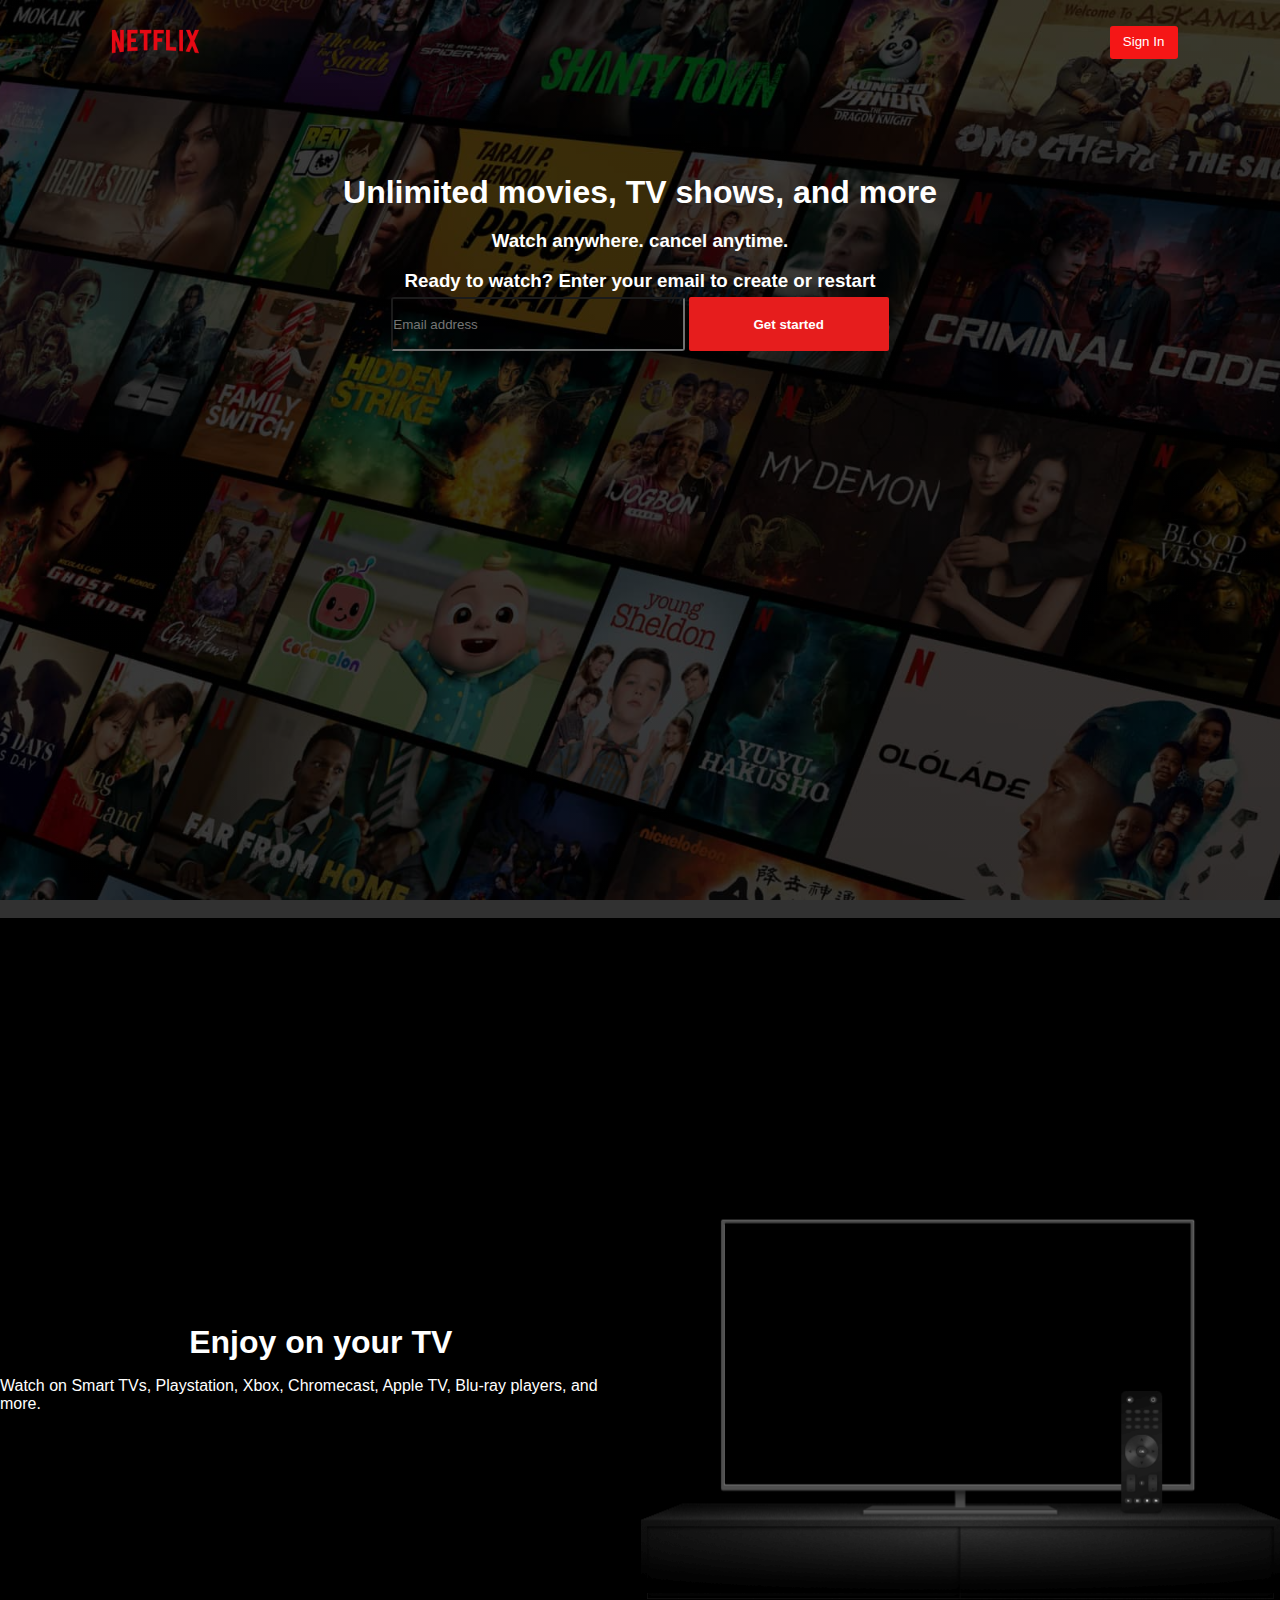
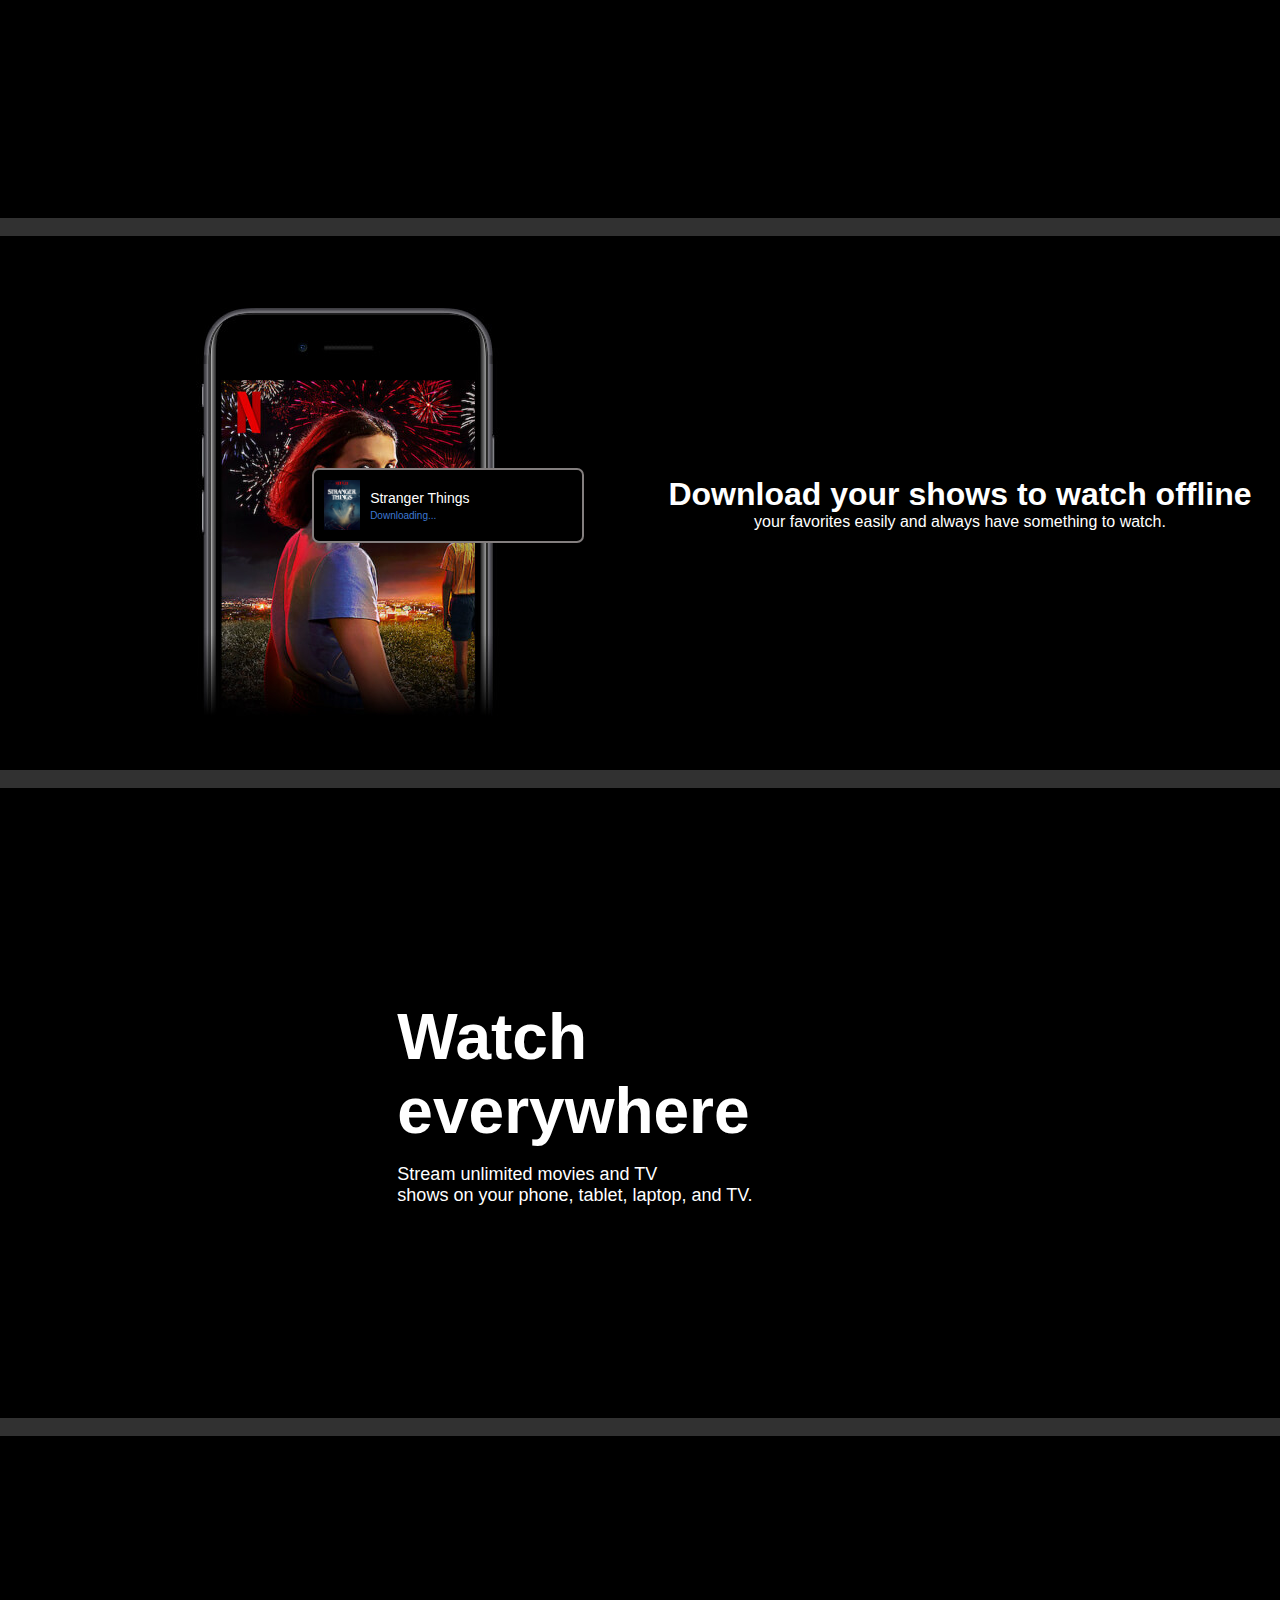
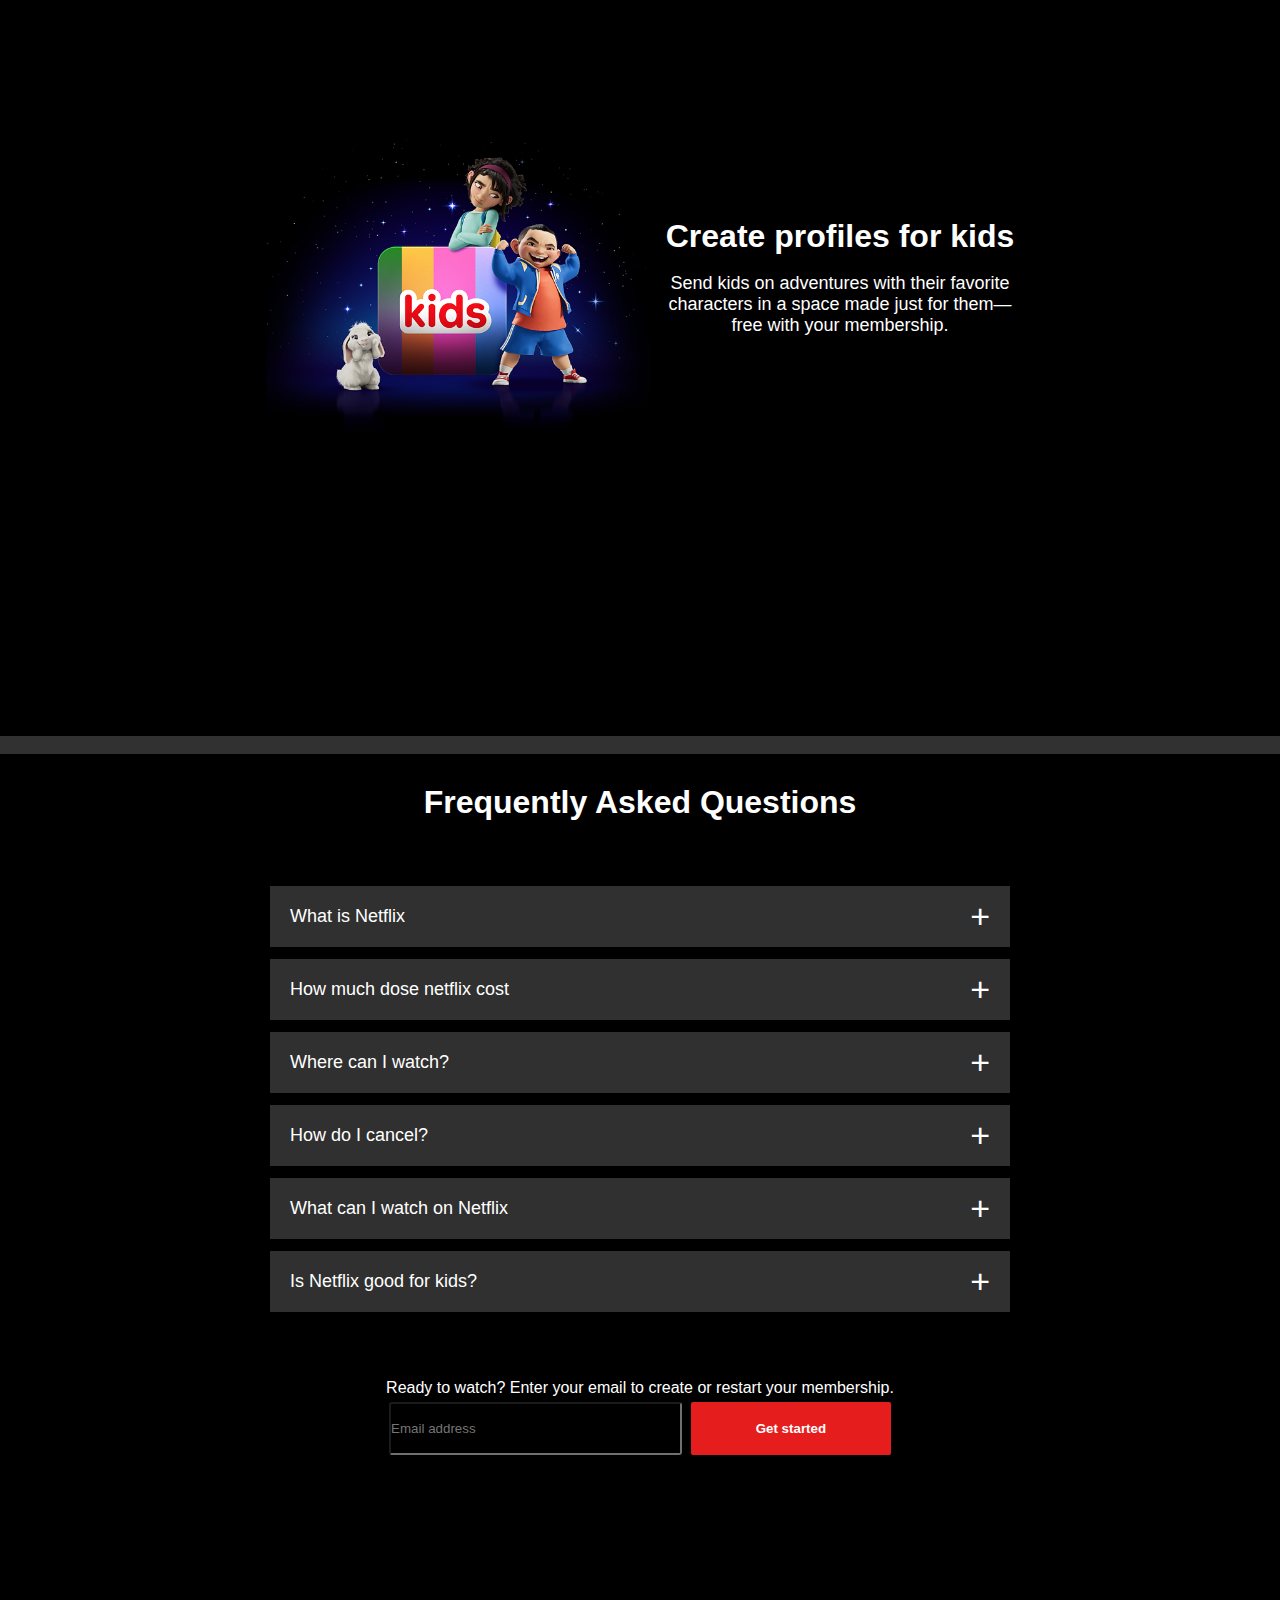
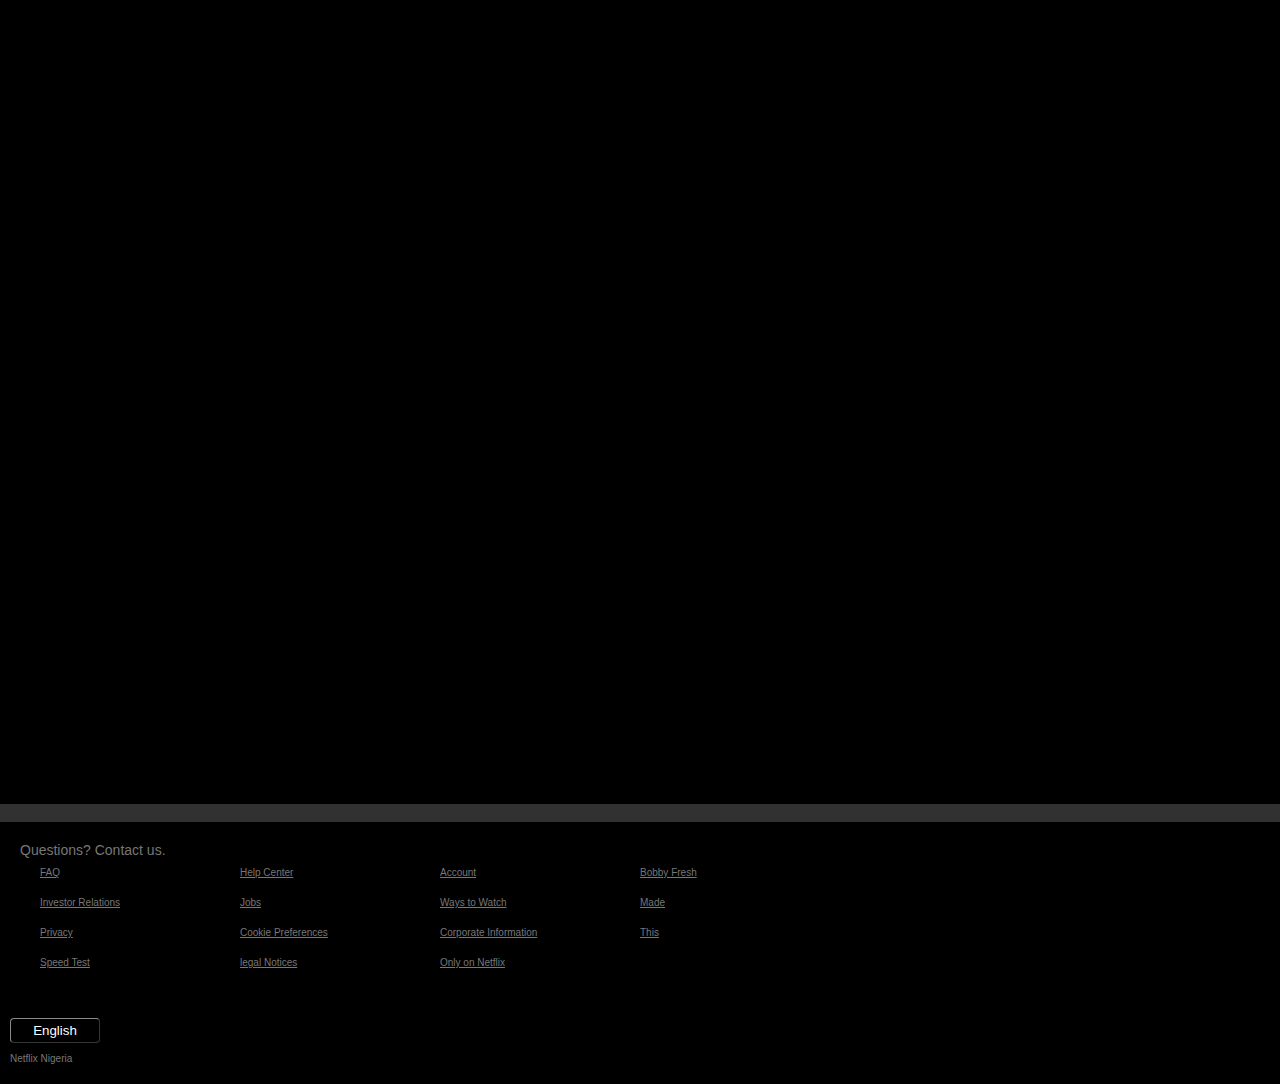
<file: index.html>
<!DOCTYPE html>
<html>

<head>
  <title>Bobby Fresh's Netflix</title>
  <link rel="stylesheet" href="style.css">
</head>

<body>
  <div class="header">
    <nav>
      <div class="netlogo">
        <img src="netpic/NETFLIX.png" class="logo">
      </div>
      <div class="">
        <a href="signin.html"><button class="sign-in"> Sign In</button></a>
      </div>
    </nav>
    <div class="write-up">
      <h1 class="FP">Unlimited movies, TV shows, and more<h1>
          <h3 class="h1">Watch anywhere. cancel anytime.<h3>
              <p class="pp">Ready to watch? Enter your email to create or restart</p>
              <form class="email-signup">
                <div class="email-s">
                  <input class="email" type="email" placeholder="Email address" >
                  <button class="Get-st">Get started <ion-icon name="chevron-forward-outline"></ion-icon></button>
                </div>
              </form>
    </div>
  </div>
  <hr>
  <div class="net-tv">
    <div>
      <p class="TV"> Enjoy on your TV</p>
      <p class="tv">Watch on Smart TVs, Playstation, Xbox, Chromecast, Apple TV, Blu-ray players, and more. </p>
    </div>
    <div class="main-tv">
      <img class="exact-tv" src="netpic/tv.png">
    </div>
  </div>
  <hr>
  <div class="looking-div">
    <div class="looking-pic">
      <img class="look-back" src="netpic/netFw.jpg">
      <div class="box-div">
        <div class="ST-pic">
          <img class="box" src="netpic/boxshot.png">
        </div>
        <div class="ST">
          <p class="Stranger-things">Stranger Things</p>
          <Downloading class="d-downloading">Downloading...</Downloading>
        </div>
      </div>
    </div>
    <div class="downloader">
      <h1>Download your shows to watch offline</h1>
      <p>your favorites easily and always have something to watch.</p>
    </div>
  </div>
  <hr>
  <div class="everywhere">
    <div class="w-everywhere">
     <h1 class="watch">Watch <Br>everywhere </br></h1>
     <p class="streaming">Stream unlimited movies and TV <br>shows on your phone, tablet, laptop, and TV. </p>
    </div>
  </div>
  <hr>
  <div class="kids-div">
    <div class="kids-pic">
     <img class="main-pic" src="netpic/netkids.png" alt="">
    </div>
    <div class="kids-profile">
     <h1 class="kids-text"> Create profiles for kids </h1>
     <p class="kids-second-text"> Send kids on adventures with their favorite <br>
       characters in a space made just for them— <br>free with your membership.
    </div>
  </div>
  <hr>
  <div class="questions">
    <h1 class="asked-questions">Frequently Asked Questions</h1>
    <ul class="accordion">
      <li>
        <input type="radio" name="accordion" id="first">
        <label for="first">What is Netflix</label>
        <div class="content">
          <p>Netflix is a streaming service that offers a wide variety of award-winning TV shows, movies, anime, documentaries, and more on thousands of internet-connected devices.

            You can watch as much as you want, whenever you want without a single commercial – all for one low monthly price. There's always something new to discover and new TV shows and movies are added every week!</p>
        </div>
      </li>
      <li>
        <input type="radio" name="accordion" id="second">
        <label for="second">How much dose netflix cost</label>
        <div class="content">
          <p>Watch Netflix on your smartphone, tablet, Smart TV, laptop, or streaming device, all for one fixed monthly fee. Plans range from ₦1,200 to ₦4,400 a month. No extra costs, no contracts.</p>
        </div>
      </li>
      <li>
        <input type="radio" name="accordion" id="third">
        <label for="third">Where can I watch?</label>
        <div class="content">
          <p>Watch anywhere, anytime. Sign in with your Netflix account to watch instantly on the web at netflix.com from your personal computer or on any internet-connected device that offers the Netflix app, including smart TVs, smartphones, tablets, streaming media players and game consoles.

            You can also download your favorite shows with the iOS, Android, or Windows 10 app. Use downloads to watch while you're on the go and without an internet connection. Take Netflix with you anywhere.</p>
        </div>
      </li>
      <li>
        <input type="radio" name="accordion" id="fourth">
        <label for="fourth">How do I cancel?</label>
        <div class="content">
          <p>Netflix is flexible. There are no pesky contracts and no commitments. You can easily cancel your account online in two clicks. There are no cancellation fees – start or stop your account anytime.</p>
        </div>
      </li>
      <li>
        <input type="radio" name="accordion" id="fifth">
        <label for="fifth">What can I watch on Netflix</label>
        <div class="content">
          <p>Netflix has an extensive library of feature films, documentaries, TV shows, anime, award-winning Netflix originals, and more. Watch as much as you want, anytime you want.</p>
        </div>
      </li>
      <li>
        <input type="radio" name="accordion" id="sixth">
        <label for="sixth">Is Netflix good for kids?</label>
        <div class="content">
          <p>The Netflix Kids experience is included in your membership to give parents control while kids enjoy family-friendly TV shows and movies in their own space.

            Kids profiles come with PIN-protected parental controls that let you restrict the maturity rating of content kids can watch and block specific titles you don’t want kids to see.</p>
        </div>
      </li>
    </ul>
    <p>Ready to watch? Enter your email to create or restart your membership.</p>
    <div class="get-started">
    <input class="email" type="email" placeholder="Email address">
    <button class="Get-st">Get started</button>
    </div>
  </div>
  <hr>
  <p class="contact-us">Questions? Contact us.</p>
  <div class="contact">
   
    <div class="row">
     <div class="col">
      <a href="#">FAQ</a>
      <a href="#">Investor Relations</a>
      <a href="#">Privacy</a>
      <a href="#">Speed Test</a>
     </div>
    </div>
     <div class="row">
      <div class="col">
       <a href="#">Help Center</a>
       <a href="#">Jobs</a>
       <a href="#">Cookie Preferences</a>
       <a href="#">legal Notices</a>
      </div>
     </div>
     <div class="row">
      <div class="col">
       <a href="#">Account</a>
       <a href="#">Ways to Watch</a>
       <a href="#">Corporate Information</a>
       <a href="#">Only on Netflix</a>
      </div>
     </div>
     <div class="row">
      <div class="col">
       <a href="#">Bobby Fresh</a>
       <a href="#">Made</a>
       <a href="#">This</a>
      </div>
     </div>
  </div>
  <button class="english-btn"> English </button>
   <p class="net-nig">Netflix Nigeria</p>
</body>

</html>
</file>
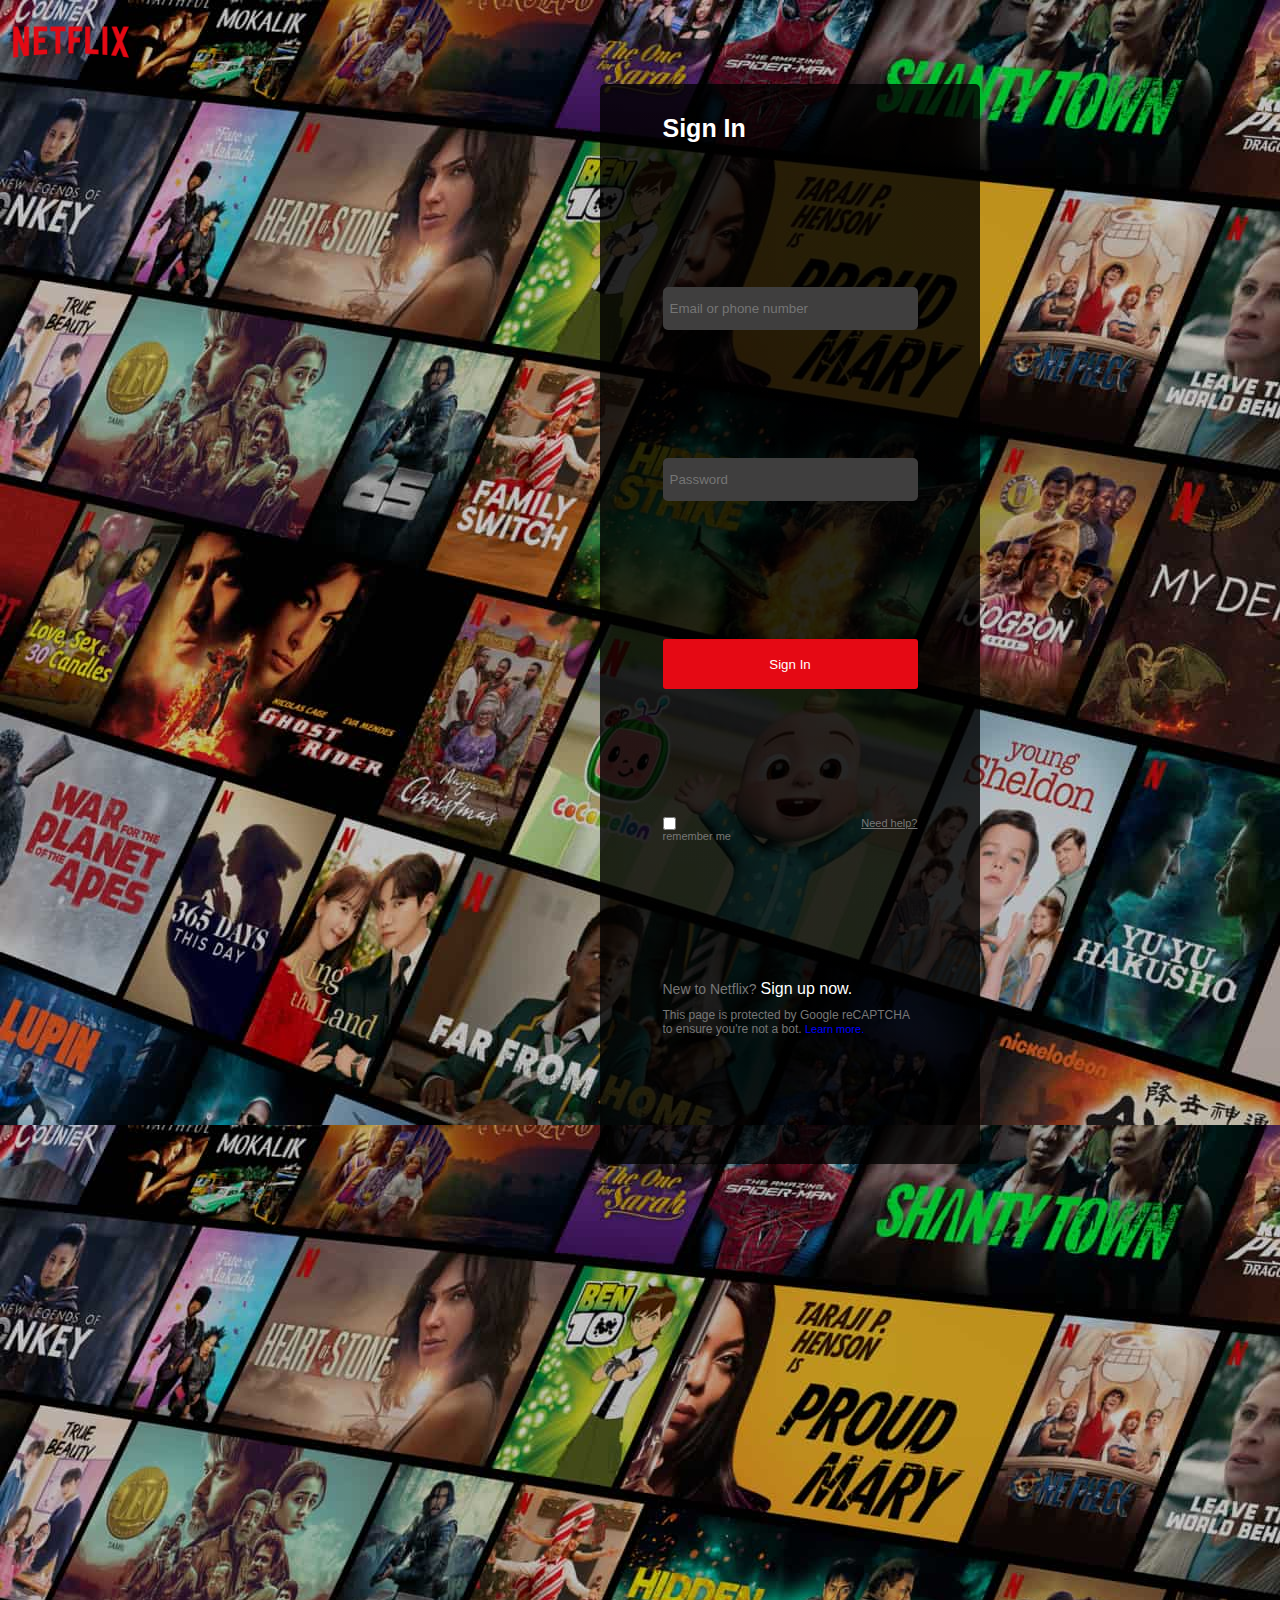
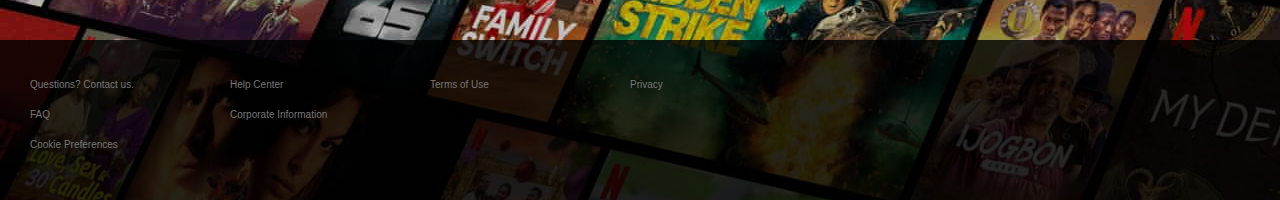
<file: signin.html>
<!DOCTYPE html>
<html>
  <head>
    <title>Bobby's Netflix</title>
    <link rel="stylesheet" href="signin.css">
  </head>
  <body>
<div class="signing-page">
<div class="sign-logo">
  <img class="logo" src="netpic/NETFLIX.png">
</div>
<div class="form">
<p class="sign-in">Sign In</p>

  <input class="type" type="email" placeholder="Email or phone number" class="ph">
  <input class="type" type="password" placeholder="Password" class="ph">
  <button class="sign-btn">Sign In</button>
  <div class="reminder">
  <div><input class="remember" type="checkbox">remember me</div>
  <p class="nh">Need help?</p>
  </div>
  <div class="ntn">
  <p class="new">New to Netflix? <strong class="sun"> Sign up now.</strong> </p>
  <p class="snew"> This page is protected by Google reCAPTCHA to ensure you're not a bot. <strong class="learn-more"> Learn more.</strong></p>
  </div>
  </div>
<div class="footer">
  <div class="col">
    <a href="#">Questions? Contact us.</a>
    <a href="#">FAQ</a>
    <a href="#">Cookie Preferences</a>
  </div>
  <div class="col">
    <a href="#">Help Center</a>
    <a href="#">Corporate Information</a>
  </div>
  <div class="col">
    <a href="#">Terms of Use</a>
  </div>
  <div class="col">
    <a href="#">Privacy</a>
  </div>
</div>
</div>
</body>
</html>
</file>
<file: style.css>
*{
  margin: 0;
  padding: 0;
  font-family: sans-serif, 'poppins';
  box-sizing: border-box;
}
body{
  background: #000;
  color: #fff;
}
.header{
  width: 100%;
  height: 100vh;
  background-image: linear-gradient(rgba(0,0,0,0.7),rgba(0,0,0,0.7)), 
  url(netpic/netbackground.jpg);
  background-size: cover;
  background-position: center;
  padding: 10px 8%;
  position: relative;
}
.logo{
  height: 60px;
  cursor: pointer;
}
nav{
  display: flex;
  justify-content: space-between;
  align-items: center;
}
.sign-in{color: #fff;
  background-color: rgb(245, 22, 22);
  border-radius: 3px;
  height:33px ;
  width: 68px;
  border: 0;
  font-size: 13;
  font-weight:400 ;
  letter-spacing: normal;
  line-height: 1;
  cursor: pointer;
  transition: 0.4s ease-in-out;
}
.sign-in:hover{
  background-color: rgb(126, 25, 25);
}
.write-up{
  align-content: center;
}
.FP{
  display: block;
  margin-top: 100px;
  font-weight: bold;
  font-size: 2em;
  display: flex;
  place-content: center;
}
.h1{
  display: block;
  margin-block-end: 1em;
  margin-block-start: 1em;
  margin-inline-start: 0px;
  margin-inline-end: 0px;
  display: flex;
  place-content: center;
}
.pp{
  display: flex;
  place-content: center;
}
input{
  background-color: transparent;
  color: #fff;
  height: 4em;
  width: 22em;
  border: 1px bold;
  border-color: rgb(112, 112, 112);
  border-radius: 3px;
  margin-top: 5px;
}


.Get-st{
  height: 4em;
  color: #fff;
  background-color: rgb(230, 29, 29);
  border: 0;
  border-radius: 2px;
  width: 15em;
  font-weight: bold;
  cursor: pointer;
  margin-left: 4px;
  margin-top: 5px;
}
.email-s{
  display: flex;
  place-content: center;
}
hr{
  height: 2vh;
  background-color: #313131;
  margin-top: 0;
  margin-bottom: 0;
  border: none;
}
.net-tv{
  background-color: #000;
  height: 100vh;
  place-content: center;
  display: flex;
  place-items: center;
}
.TV{
  color: #fff;
  font-weight: 700;
  font-size: 2em;
  display: block;
  place-content: center;
  display: flex;
}
.tv{
  display: flex;
  place-content: center;
  font-weight: 400;
  margin-top: 1rem;
}
.main-tv{
  display: flex;
  place-content: center;
  margin-bottom: 10px;
}
.exact-tv{
  width: 100%;
}
.looking-div{
  display: flex;
  align-items: center;
  justify-content: center;
}
.looking-pic{
  position: relative;
  margin-bottom: 50px;
}
.look-back{
  width: 100%;
}
.box-div{
  position: absolute;
  border: 2px solid rgb(131, 126, 126);
  background-color: #fff;
  border-radius: 7px;
  height: 75px;
  width: 17rem;
  background-color: #000;
  display: flex;
  justify-content: pace-between;
  top: 232px;
  right: 84px;
  padding: 10px;
}
.box{
  width: 100%;
}
  
.ST-pic{
  display: flex;
  height: 50px;
}
.ST{
  margin-left: 10px;
  margin-top: 10px;
  height: 15px;
  font-size: 14px;
  font-weight: 400;
}
.d-downloading{
  color: rgb(61, 121, 211);
  font-weight: 100;
  font-size: 10px;
}
.downloader{
  place-items: center;
}
.everywhere{
  height: 70vh;
  display: flex;
  place-items: center;
  justify-content: center;
  font-size: 2rem ;
  font-weight: 200;
  margin-right: 130px;
}

.streaming{
  font-weight: 400;
  font-size: 1.125rem ;
  margin: 1rem 0 0;
}

  /*--kids page--*/
.kids-div{
  display: flex;
  height: 100vh;
  place-items: center;
  justify-content: center;
  font-size: rem;
}
.kids-pic{
  width: 400px;
}
.main-pic{
  width: 100%;
}
.kids-text{
  font-size: 2rem;
  font-size: 700;
  margin: 0;
  color: rgb(255, 255, 255);
  text-align: center;
}
.kids-second-text{
  margin: 1rem;
  display: block;
  font-weight: 400;
  font-size: 1.125rem;
  text-align: center;
  margin-block-start: 1em;
  margin-block-end: 1em;
  margin-inline-start: 0px;
  margin-inline-end: 0px;
  color: #fff;
}
.questions{
  height: 180vh;
  text-align: center;
}
.asked-questions{
  text-align: center;
  margin-top: 30px;
} 
.accordion{
  margin: 60px auto;
  width: 100%;
  max-width: 750px;
  display: grid;
  grid-template-columns: 1fr, 1fr, 1fr, 1fr;
}
.accordion li{
  list-style: none;
  width: 100%;
  padding: 5px;
}
.accordion li label{
  display: flex;
  align-items: center;
  padding: 20px;
  font-size: 18px;
  font-weight: 500;
  background: #303030;
  margin-bottom: 2px;
  cursor: pointer;
  position: relative;
}
label::after{
  content: '+';
  font-size: 34px;
  position: absolute;
  right: 20px;
  transition: transform 0.5s;
}
input[type="radio"]{
  display: none;
}
.accordion .content{
  background: #303030;
  text-align: left;
  padding: 0 20px;
  max-height: 0;
  overflow: hidden;
  transition: height 0.5s padding 0.5s;
}
.accordion input[type="radio"]:checked + label + .content{
  max-height: 600px;
  padding: 30px 20px;
  transition: 0.5s;
}
.accordion input[type="radio"]:checked + label::after{
  transform: rotate(135deg);
}
.contact-us{
  display: block;
  margin-left: 20px;
  margin-top: 20px;
  color: #777;
  font-size: 14px;
}
.contact{
  display: grid;
  grid-template-columns: 200px 200px 200px 200px ;
  margin: 40px;
  margin-top: 0;
}
.col a{
  color: #777;
  display: block;
  font-size: 10px;
  line-height: 30px;
}




.english-btn{
  width: 90px;
  height: 25px;
  color: #fff;
  background-color: transparent;
  border-color: rgb(139, 138, 138);
  border-width:1px;
  margin-bottom: 10px;
  margin-left: 10px;
  text-align: center;
  border-radius: 4px;
}
.net-nig{
  margin-bottom: 20px;
  margin-left: 10px;
  font-size: 10px;
  color: #777;
}
</file>
<file: signin.css>
*{
  margin: 0;
  padding: 0;
  font-family: sans-serif, 'poppins';
  box-sizing: border-box;
}
.signing-page{
  background-image: url(netpic/netbackground.jpg);
  height: 200vh;
  position: relative;
}
.logo{
  height: 80px;
}
.form{
  position: absolute;
  display: grid;
  grid-template-columns: 255px;
  justify-content: center;
  right: 300px;
  height: 120vh;
  width: 380px;
  max-width: 400px;
  background: linear-gradient(to top, rgb(0,0,0,0.8)50%,rgb(0,0,0,0.8)50%);
  border-radius: 5px;
}
input{
  display: block;
}
.sign-in{
  color: #ffffff;
  font-size: 25px;
  font-weight: 600;
  margin-top: 30px;
  margin-bottom: 16px;
}
.type{
  background-color: rgb(63, 62, 62);
  border-radius: 5px;
  border-style: none;
  width: 255px;
  height: 43px;
  padding: 7px;
}

.sign-btn{
  background-color: #e50914;;
  border-style: none;
  border-radius: 3px;
  color: #ffffff;
  margin-top: 10px;
  height: 50px;
}
.reminder{
  display: flex;
  justify-content: space-between;
  font-size: 11px;
  font-weight: 400;
  color: #777;
}
.nh{
  text-decoration: underline;
}
.new{
  font-size: 14px;
  color: #777;
}
.sun{
  color: #ffffff;
  font-size: 16px;
  font-weight: 200;
}
.snew{
  font-size: 12px;
  color: #777;
  margin-top: 10px;
}
.learn-more{
  color: blue;
  font-size: 11px;
  font-weight: 200;
}
.ntn{
  margin-top: 10px;
}
.footer{
  position: absolute;
  bottom: 0;
  right: 0;
  left: 0;
  height: 10rem;
  display: grid;
  grid-template-columns: 200px 200px 200px 200px;
  background: linear-gradient(to top, rgb(0,0,0,0.8)50%,rgb(0,0,0,0.8)50%);
}
.col{
  margin: 30px;
}
.col a{
  color: #777;
  text-decoration: none;
  display: block;
  font-size: 10px;
  line-height: 30px;
}
</file>
